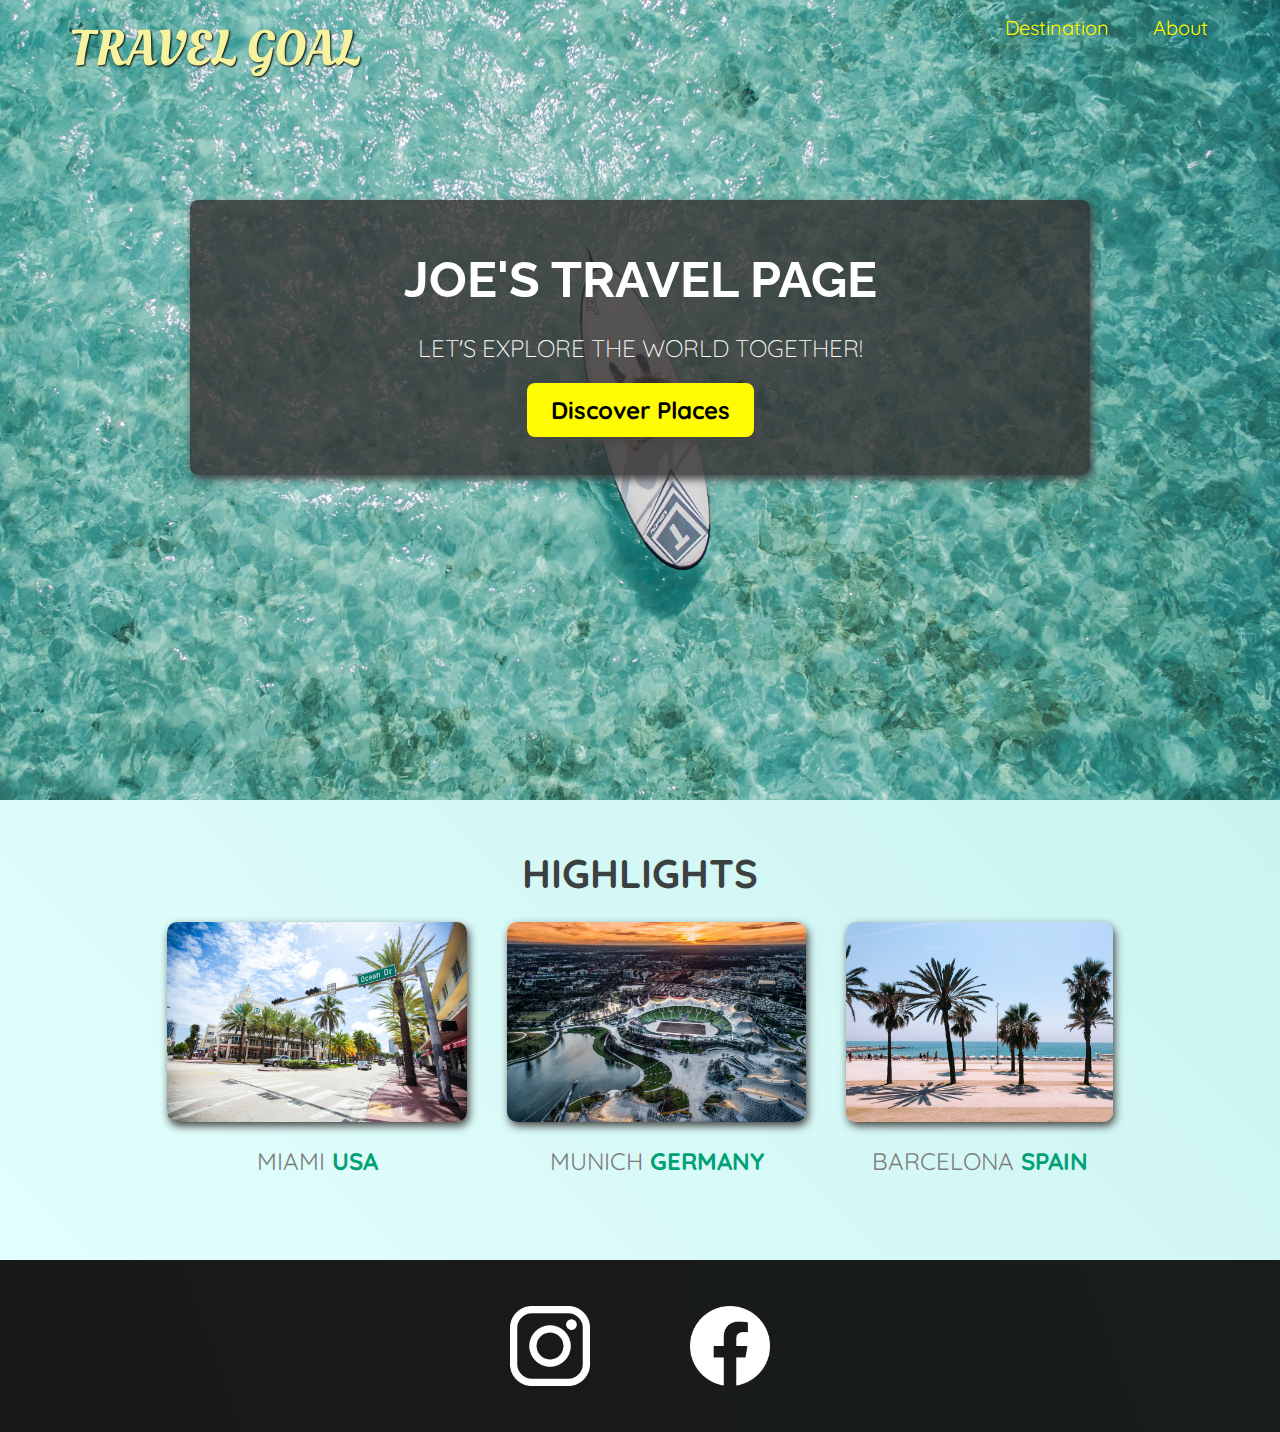
<file: index.html>
<!DOCTYPE html>
<html>
<head>
	<meta charset="utf-8">
	<meta name="viewport" content="width=device-width, initial-scale=1">
	<link href="https://fonts.googleapis.com/css2?family=Raleway:wght@700&family=Oleo+Script:wght@700&family=Quicksand:wght@300;500;700&display=swap"
      rel="stylesheet" />
	<title>Travel Goals</title>
	<link rel="stylesheet" type="text/css" href="shared.css">
	<link rel="stylesheet" type="text/css" href="style.css">
</head>
<body>
	<header>
		<div id="page-logo">
			<a href="index.html">Travel Goal</a>
		</div>
		<nav>
			<ul>
				<li><a href="places.html">Destination</a></li>
			</ul>
			<ul>
				<li><a href="about.html">About</a></li>
			</ul>
		</nav>
	</header>

	<main>
		
		<section id="hero">

			<div id="hero-content">
				<h1>Joe's Travel Page</h1>
				<p>Let's explore the world together!</p>
				<a href="/places.html">Discover Places</a>
			</div>

		</section>

		<section id="highlights">

			<h2>Highlights</h2>
			 
			<ul id="destinations">
				<li class="destination">
					<img src="images/places/miami.jpg" alt="Miami street on a sunny day">
					<p>Miami <strong>USA</strong></p>
				</li>
				<li class="destination">
					<img src="images/places/munich.jpg" alt="Munich foodball center in winter">
					<p>Munich <strong>Germany</strong></p>
				</li>
				<li class="destination">
					<img src="images/places/barcelona.jpg" alt="Palm beach in barcelona">
					<p>Barcelona <strong>Spain</strong></p>
				</li>
			</ul>

		</section>
	
	</main>

	<footer>
		<ul>
			<li><a href="https://www.instagram.com/">
				<img src="images/icons/insta.png" alt="Instagram Logo">
			</a></li>
			<li><a href="https://www.facebook.com/">
				<img src="images/icons/facebook.png" alt="Facebook Logo">
			</a></li>
		</ul>
	</footer>

</body> 
</html>
</file>
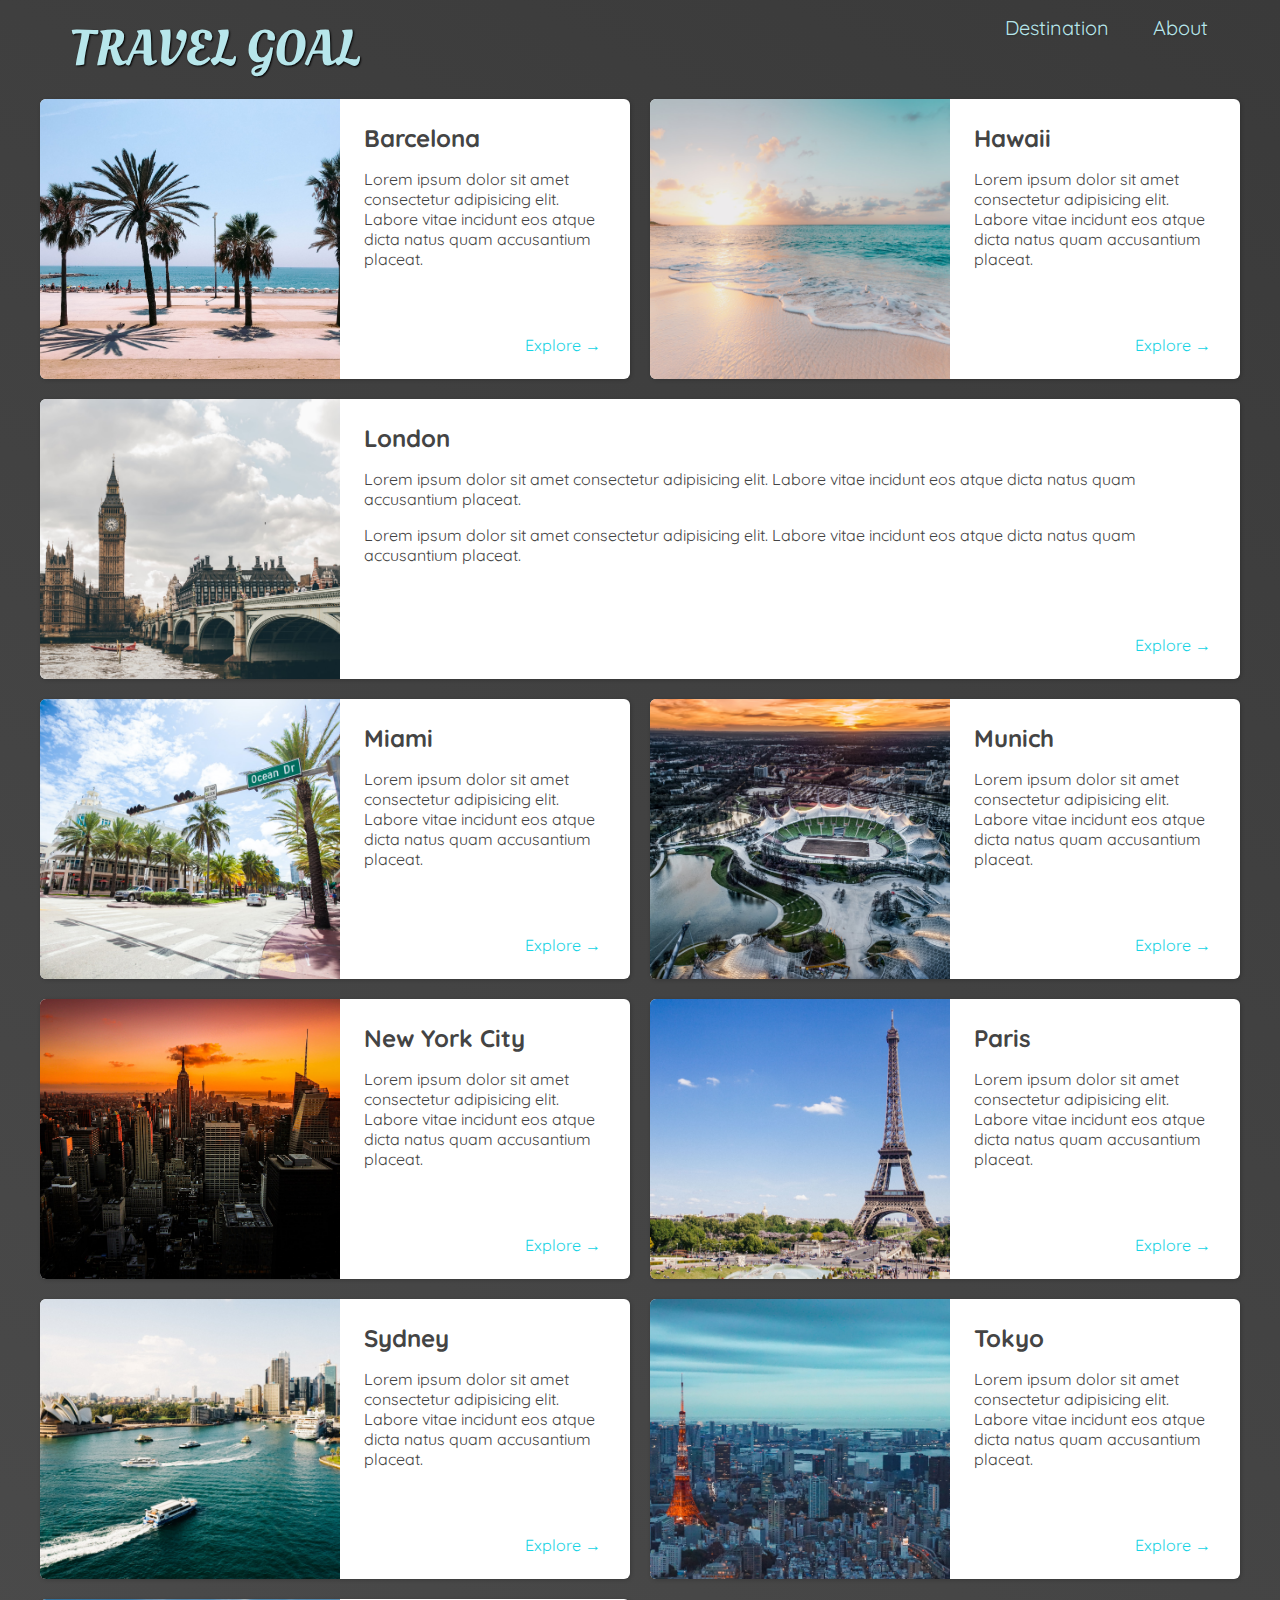
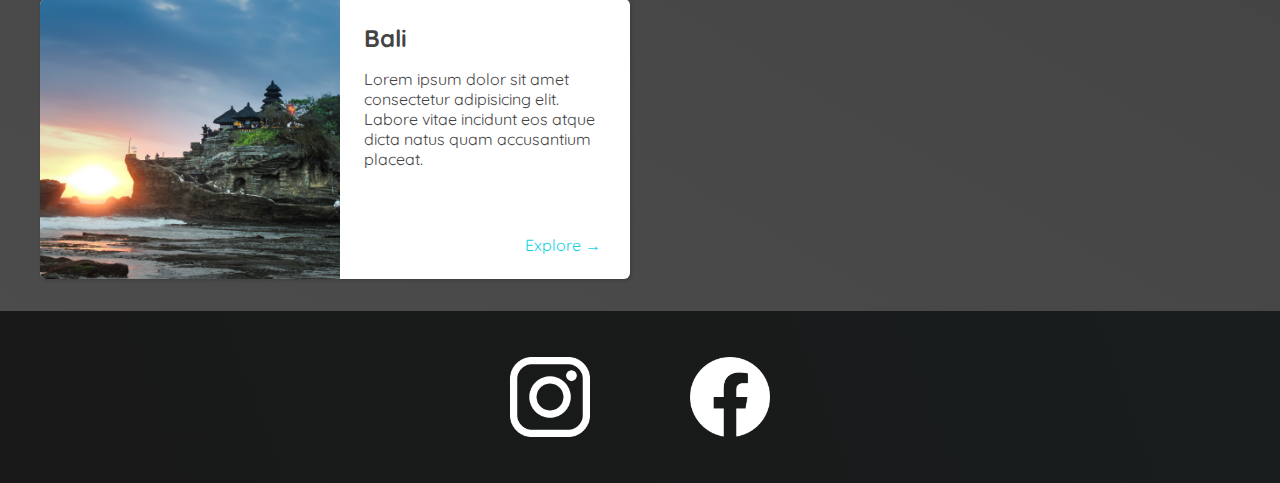
<file: places.html>
<!DOCTYPE html>
<html>
<head>
	<meta charset="utf-8">
	<meta name="viewport" content="width=device-width, initial-scale=1">
	<link href="https://fonts.googleapis.com/css2?family=Raleway:wght@700&family=Oleo+Script:wght@700&family=Quicksand:wght@300;500;700&display=swap"
      rel="stylesheet" />
	<title>Travel Goals</title>
	<link rel="stylesheet" type="text/css" href="shared.css">
	<link rel="stylesheet" type="text/css" href="places.css">
</head>
<body> 
	<header>
		<div id="page-logo">
			<a href="index.html">Travel Goal</a>
		</div> 
		<nav>
			<ul>
				<li><a href="places.html">Destination</a></li>
			</ul> 
			<ul>
				<li><a href="about.html">About</a></li>
			</ul>
		</nav>
	</header>  

	<main> 
		<ul>
	        <li>
	          <img src="images/places/barcelona.jpg" alt="City of Barcelona" />
	          <div class="item-content">
	            <div>
	              <h2>Barcelona</h2>
	              <p>
	                Lorem ipsum dolor sit amet consectetur adipisicing elit. Labore
	                vitae incidunt eos atque dicta natus quam accusantium placeat.
	              </p>
	            </div>
	            <div class="actions">
	              <a href="https://en.wikipedia.org/wiki/Barcelona">Explore &#x2192</a>
	            </div>
	          </div>
	        </li>


	        <li>
	          <img src="images/places/hawaii.jpg" alt="Hawaii beach" />
	          <div class="item-content">
	            <div>
	              <h2>Hawaii</h2>
	              <p>
	                Lorem ipsum dolor sit amet consectetur adipisicing elit. Labore
	                vitae incidunt eos atque dicta natus quam accusantium placeat.
	              </p>
	            </div>
	            <div class="actions">
	              <a href="hhttps://en.wikipedia.org/wiki/Hawaii">Explore &#x2192</a>
	            </div>
	          </div>
	        </li>


	        <li>
	          <img src="images/places/london.jpg" alt="London city" />
	          <div class="item-content">
	            <div>
	              <h2>London</h2>
	              <p>
	                Lorem ipsum dolor sit amet consectetur adipisicing elit.  Labore
	                vitae incidunt eos atque dicta natus quam accusantium placeat.
	              </p>
	              <p>
	                Lorem ipsum dolor sit amet consectetur adipisicing elit. Labore
	                vitae incidunt eos atque dicta natus quam accusantium placeat.
	              </p>
	            </div>
	            <div class="actions">
	              <a href="https://en.wikipedia.org/wiki/London">Explore &#x2192</a>
	            </div>
	          </div>
	        </li>


	        <li>
	          <img src="images/places/miami.jpg" alt="Miami streets" />
	          <div class="item-content">
	            <div>
	              <h2>Miami</h2>
	              <p>
	                Lorem ipsum dolor sit amet consectetur adipisicing elit. Labore
	                vitae incidunt eos atque dicta natus quam accusantium placeat.
	              </p>
	            </div>
	            <div class="actions">
	              <a href="https://en.wikipedia.org/wiki/Miami">Explore &#x2192</a>
	            </div>
	          </div>
	        </li>


	        <li>
	          <img src="images/places/munich.jpg" alt="Munich football stadium" />
	          <div class="item-content">
	            <div>
	              <h2>Munich</h2>
	              <p>
	                Lorem ipsum dolor sit amet consectetur adipisicing elit. Labore
	                vitae incidunt eos atque dicta natus quam accusantium placeat.
	              </p>
	            </div>
	            <div class="actions">
	              <a href="https://en.wikipedia.org/wiki/Munich">Explore &#x2192</a>
	            </div>
	          </div>
	        </li>


	        <li>
	          <img src="images/places/new-york-city.jpg" alt="New York City skyline" />
	          <div class="item-content">
	            <div>
	              <h2>New York City</h2>
	              <p>
	                Lorem ipsum dolor sit amet consectetur adipisicing elit. Labore
	                vitae incidunt eos atque dicta natus quam accusantium placeat.
	              </p>
	            </div>
	            <div class="actions">
	              <a href="https://en.wikipedia.org/wiki/New_York_City"
	                >Explore &#x2192</a
	              >
	            </div>
	          </div>
	        </li>


	        <li>
	          <img src="images/places/paris.jpg" alt="Paris city" />
	          <div class="item-content">
	            <div>
	              <h2>Paris</h2>
	              <p>
	                Lorem ipsum dolor sit amet consectetur adipisicing elit. Labore
	                vitae incidunt eos atque dicta natus quam accusantium placeat.
	              </p>
	            </div>
	            <div class="actions">
	              <a href="https://en.wikipedia.org/wiki/Paris">Explore &#x2192</a>
	            </div>
	          </div>
	        </li>


	        <li>
	          <img src="images/places/sydney.jpg" alt="Sydney beach" />
	          <div class="item-content">
	            <div>
	              <h2>Sydney</h2>
	              <p>
	                Lorem ipsum dolor sit amet consectetur adipisicing elit. Labore
	                vitae incidunt eos atque dicta natus quam accusantium placeat.
	              </p>
	            </div>
	            <div class="actions">
	              <a href="https://en.wikipedia.org/wiki/Sydney">Explore &#x2192</a>
	            </div>
	          </div>
	        </li>


	        <li>
	          <img src="images/places/tokyo.jpg" alt="Tokyo skyline" />
	          <div class="item-content">
	            <div>
	              <h2>Tokyo</h2>
	              <p>
	                Lorem ipsum dolor sit amet consectetur adipisicing elit. Labore
	                vitae incidunt eos atque dicta natus quam accusantium placeat.
	              </p>
	            </div>
	            <div class="actions">
	              <a href="https://en.wikipedia.org/wiki/Tokyo">Explore &#x2192</a>
	            </div>
	          </div>
	        </li>


	        <li>
	          <img src="images/places/bali.jpg" alt="Bali beach" />
	          <div class="item-content">
	            <div>
	              <h2>Bali</h2>
	              <p>
	                Lorem ipsum dolor sit amet consectetur adipisicing elit. Labore
	                vitae incidunt eos atque dicta natus quam accusantium placeat.
	              </p>
	            </div>
	            <div class="actions">
	              <a href="https://en.wikipedia.org/wiki/Bali">Explore &#x2192</a>
	            </div>
	          </div>
	        </li>
        </ul>
	</main> 

	<footer>
		<ul>
			<li><a href="https://www.instagram.com/">
				<img src="images/icons/insta.png" alt="Instagram Logo">
			</a></li>
			<li><a href="https://www.facebook.com/">
				<img src="images/icons/facebook.png" alt="Facebook Logo">
			</a></li>
		</ul>
	</footer>


</body>
</html>
</file>
<file: shared.css>
body{
	font-family: "Quicksand", sans-serif;
	margin: 0;
}

header{
	display: flex;
	text-align: center;
	justify-content: space-between;
	padding: 15px 60px;
	position: absolute;
	top: 0;
	left: 0;
	width: 100%;
	box-sizing: border-box;
}

#page-logo a{
	padding: 10px;
	font-family: "Oleo Script", sans-serif;
	color: rgb(245, 243, 160);
	font-size: 50px;
	text-decoration: none;
	text-transform: uppercase;
	text-shadow: 1px 1px 2px black;
}

header nav{ 
	display: flex;
}

header ul li{
	margin-left: 20px;
}

header ul li a{
	color: rgb(255, 251, 0);
	font-size: 20px;
	padding: 12px;
	text-shadow: 1px 1px 2px rgba(0, 0, 0, .2);
	border-radius: 6px;
}

header ul li a:hover{ 
	color: rgb(77, 77, 77);
	background-color: rgb(255, 251, 0);
}

ul{ 
	list-style: none;
	margin: 0;
	padding: 0;
}
 
ul a{
	text-decoration: none;
}

footer{
	background: linear-gradient(70deg, rgb(24, 24, 24), rgb(25, 29, 29));
	padding: 46px 0;
}

footer ul{
	display: flex;
	justify-content: center;
}

footer li{
	width: 80px;
	height: 80px;
	margin: 0 50px;
}

footer img{
	width: 100%;
	height: 100%;
}
</file>
<file: style.css>
#hero{
	height: 800px;
	background-image: url("images/places/ocean.jpg");
	background-position: center;
	background-size: cover;
}

#hero-content{
	width: 900px;
	background-color: rgba(51, 47, 47, 0.8);
	text-align: center;
	box-shadow: 2px 4px 8px rgb(68, 67, 67);
	border-radius: 8px;
	padding: 50px 0;
	margin: 0 auto;
	position: relative;
	top: 200px;
}

#hero-content h1{
	color: #FFFFFF;
	text-transform: uppercase;
	font-size: 50px;
	font-family: "Raleway", sans-serif;
	margin: 0;
}

#hero-content p{
	color: #FFFFFF;
	text-transform: uppercase;
	font-size: 24px;
	font-weight: 300;
	margin-bottom: 32px;
}

#hero-content a{
	text-decoration: none;
	background-color: rgb(255, 251, 0);
	padding: 12px 24px;
	color: #000000;
	font-size: 24px;
	font-weight: 700;
	border-radius: 8px;
	box-shadow: 2px 4px 8px rgb(68, 67, 67);
}

#hero-content a:hover{
	background-color: rgb(255, 238, 0);
}

#highlights{
	padding: 24px;
	background: linear-gradient(45deg, rgb(227, 255, 253), rgb(202, 243, 240));
}

#highlights h2{
	text-transform: uppercase;
	text-align: center;
	font-size: 40px;
	color: rgb(59, 65, 64);
	margin: 24px 0;
}

#destinations{
	width: 90%;
	display: flex;
	margin: auto;
	margin-bottom: 40px;
	justify-content: center;
}

.destination {
	margin: 0 20px;
	text-transform: uppercase;
}

.destination p{
	text-align: center;
	font-size: 24px;
	color: rgb(124, 123, 123);
	margin: 20px 0;
}

.destination img{
	height: 200px;
	width: 100%;
	box-shadow: 2px 4px 8px rgb(68, 67, 67);
	border-radius: 10px;
	object-fit: cover;
}

.destination strong{
	color: rgb(0, 160, 117);
}
</file>
<file: places.css>
body{
	background: linear-gradient(30deg, rgb(77, 77, 77), rgb(58, 58, 58));
	color: rgb(68, 68, 68);
}

#page-logo a{
	color: rgb(183, 230, 235);
}

header{
	position: static;
}
 
header ul li a{
	color: rgb(183, 230, 235);
}
header ul li a:hover{
	background-color: rgb(183, 230, 235);
	color: rgb(59, 59, 59);
}

main ul{
	width: 1200px;
	margin: 0 auto 2rem auto;
	display: grid;
	grid-template-columns: 1fr 1fr;
	grid-gap: 20px 20px;

}

main li:nth-of-type(3){
	grid-column: 1/span 2;
}

main li{
	display: flex;
	background: #FFFFFF;
	box-shadow: 1px 1px 4px rgba(0, 0, 0, .2);
	border-radius: 6px;
	overflow: hidden;
}

main li img{
	width: 300px;
	height: 280px;
	object-fit: cover;
}

.item-content{
	padding: 24px;
	display: flex;
	flex-direction: column;
	justify-content: space-between;
}

.item-content h2{
	margin: 0;
}

.actions{
	text-align: right;
}
.actions a{
	text-decoration: none;
	color: rgb(22, 211, 228);
	padding: 5px;
	border-radius: 5px;
}
.actions a:hover{
	background-color: rgb(235, 253, 255);
}
</file>
